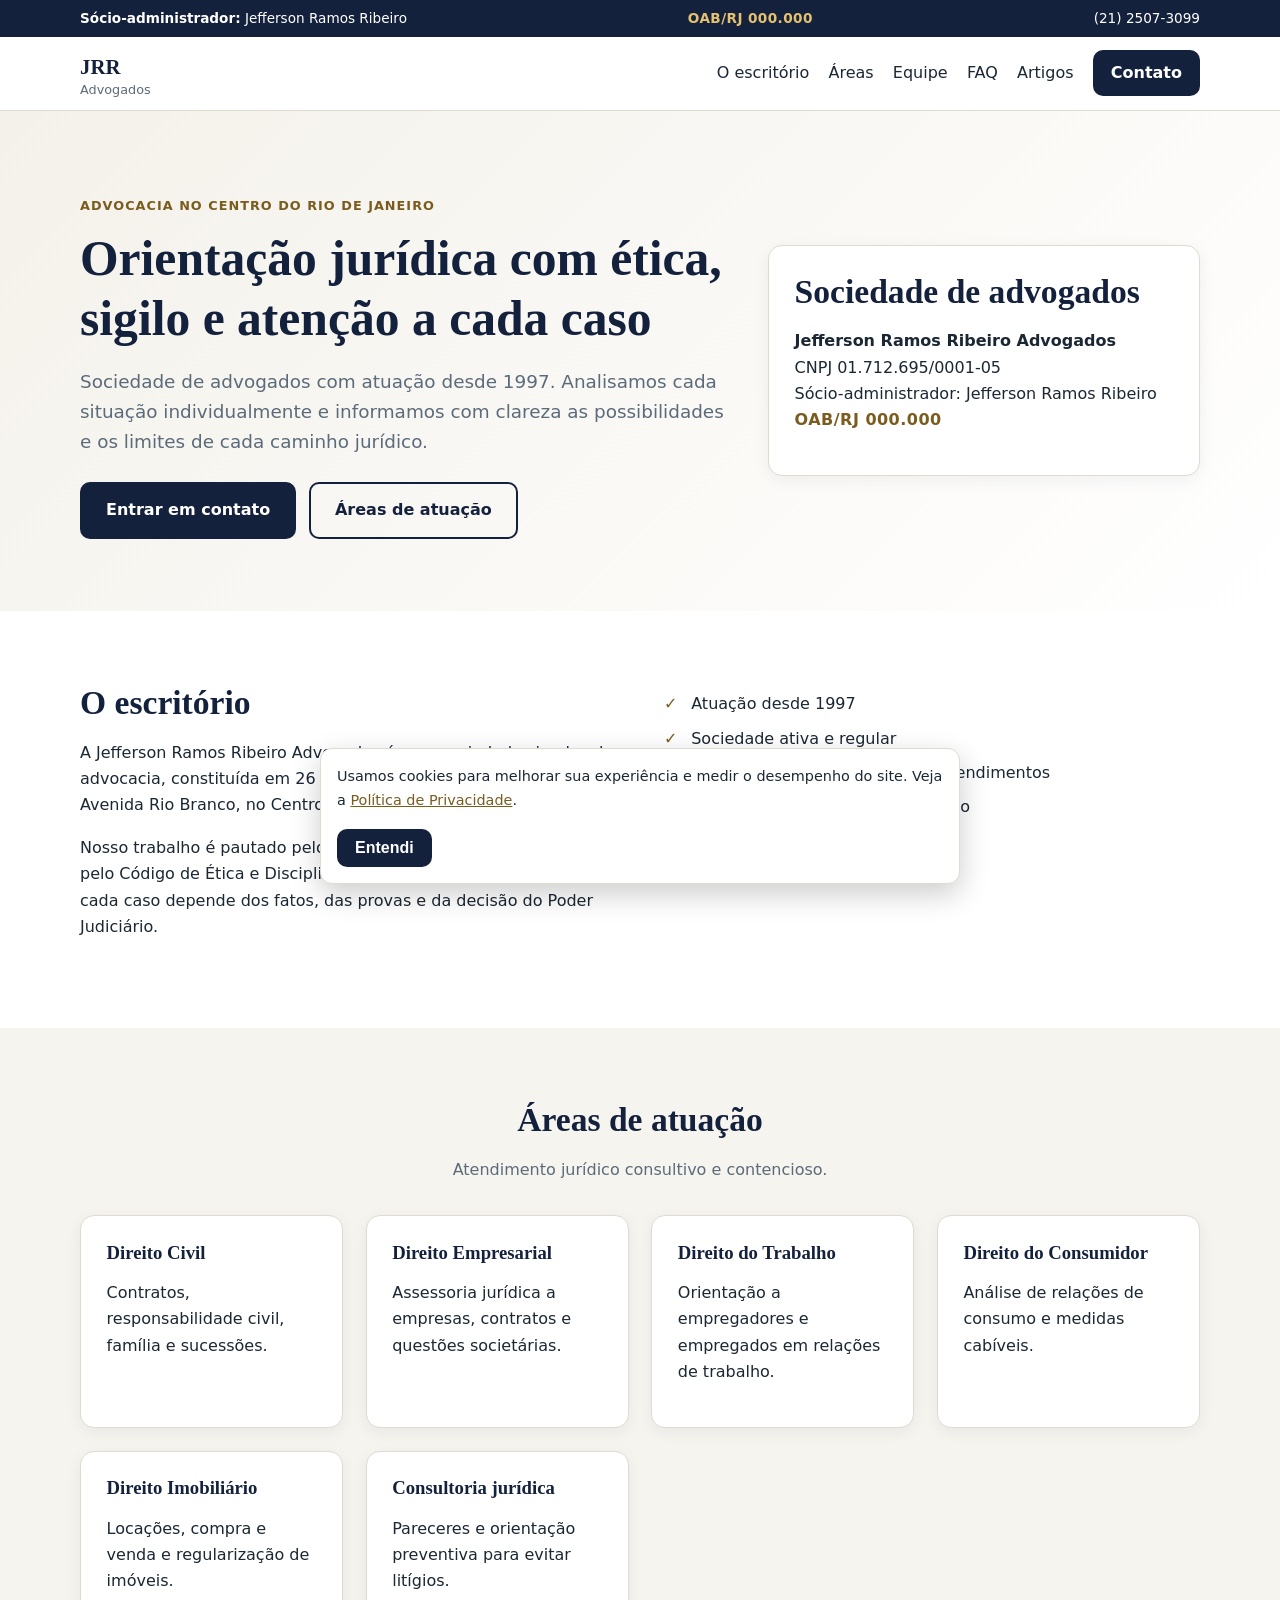
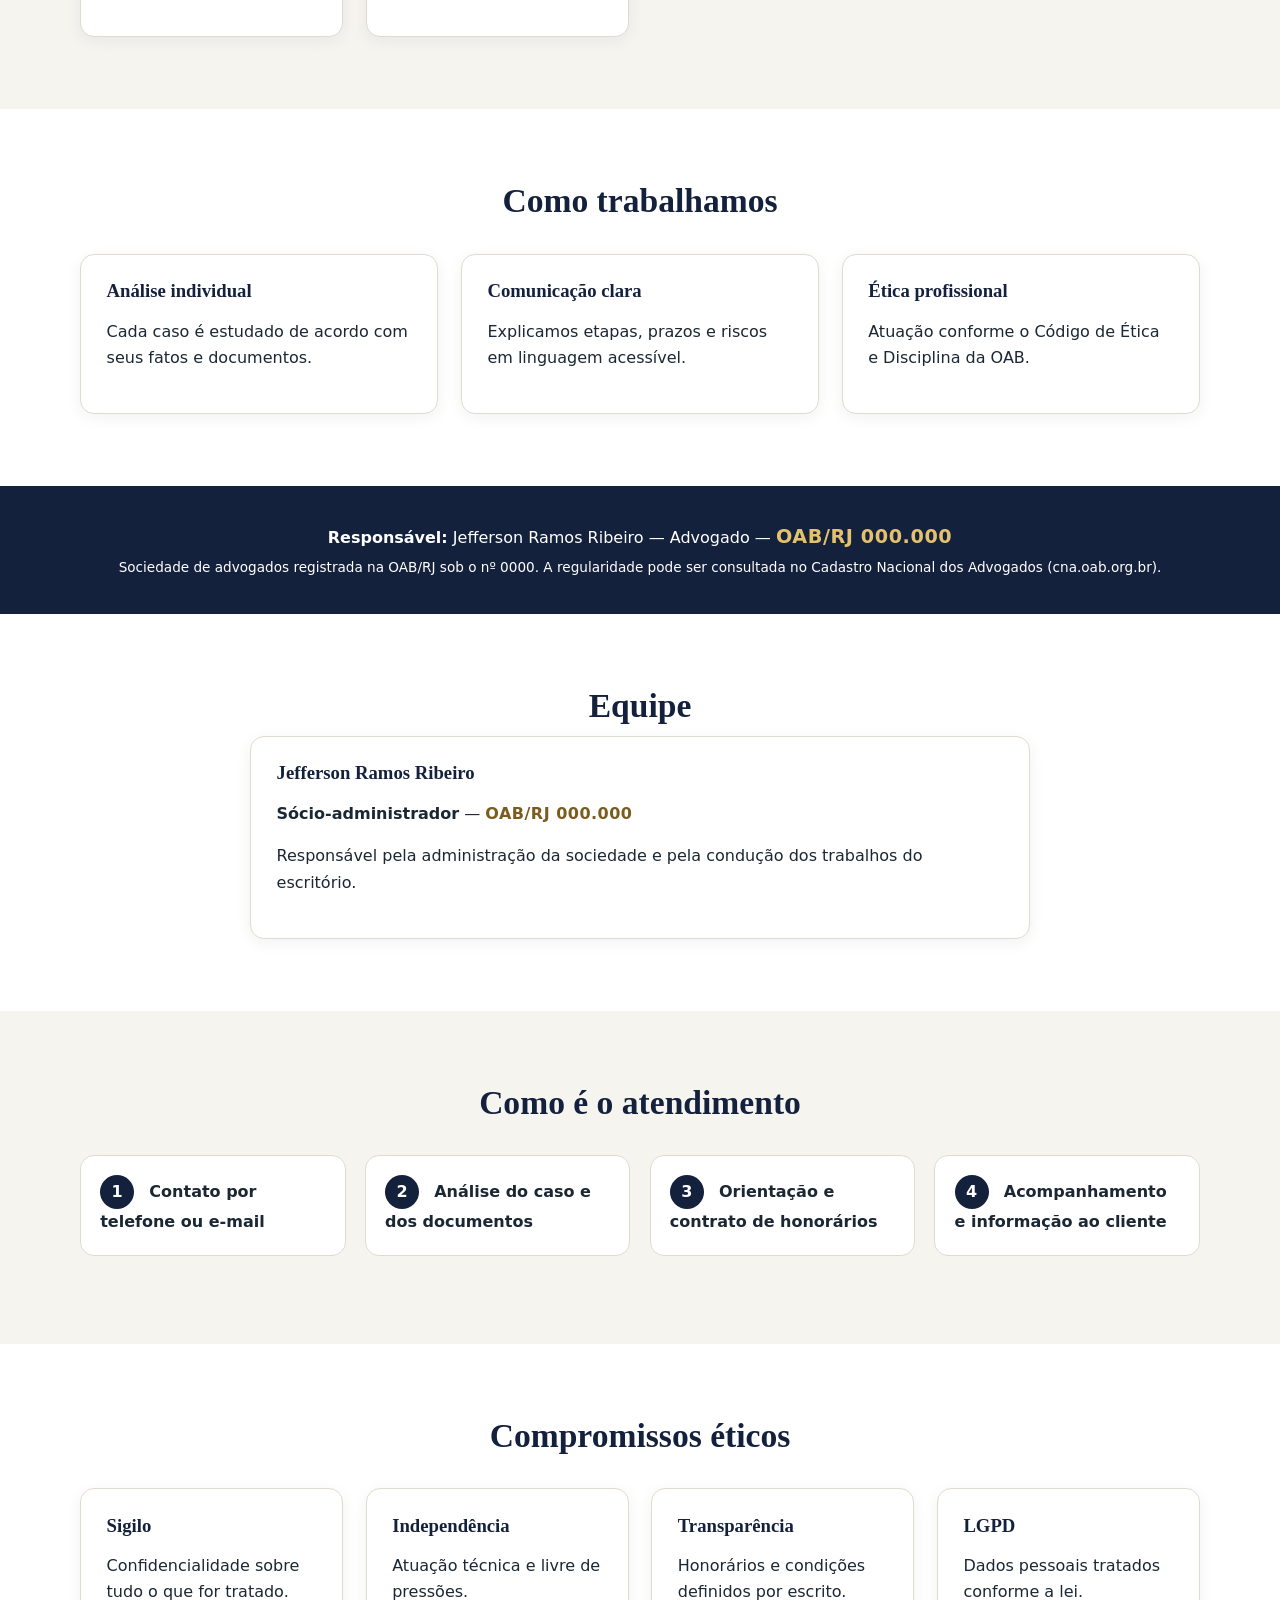
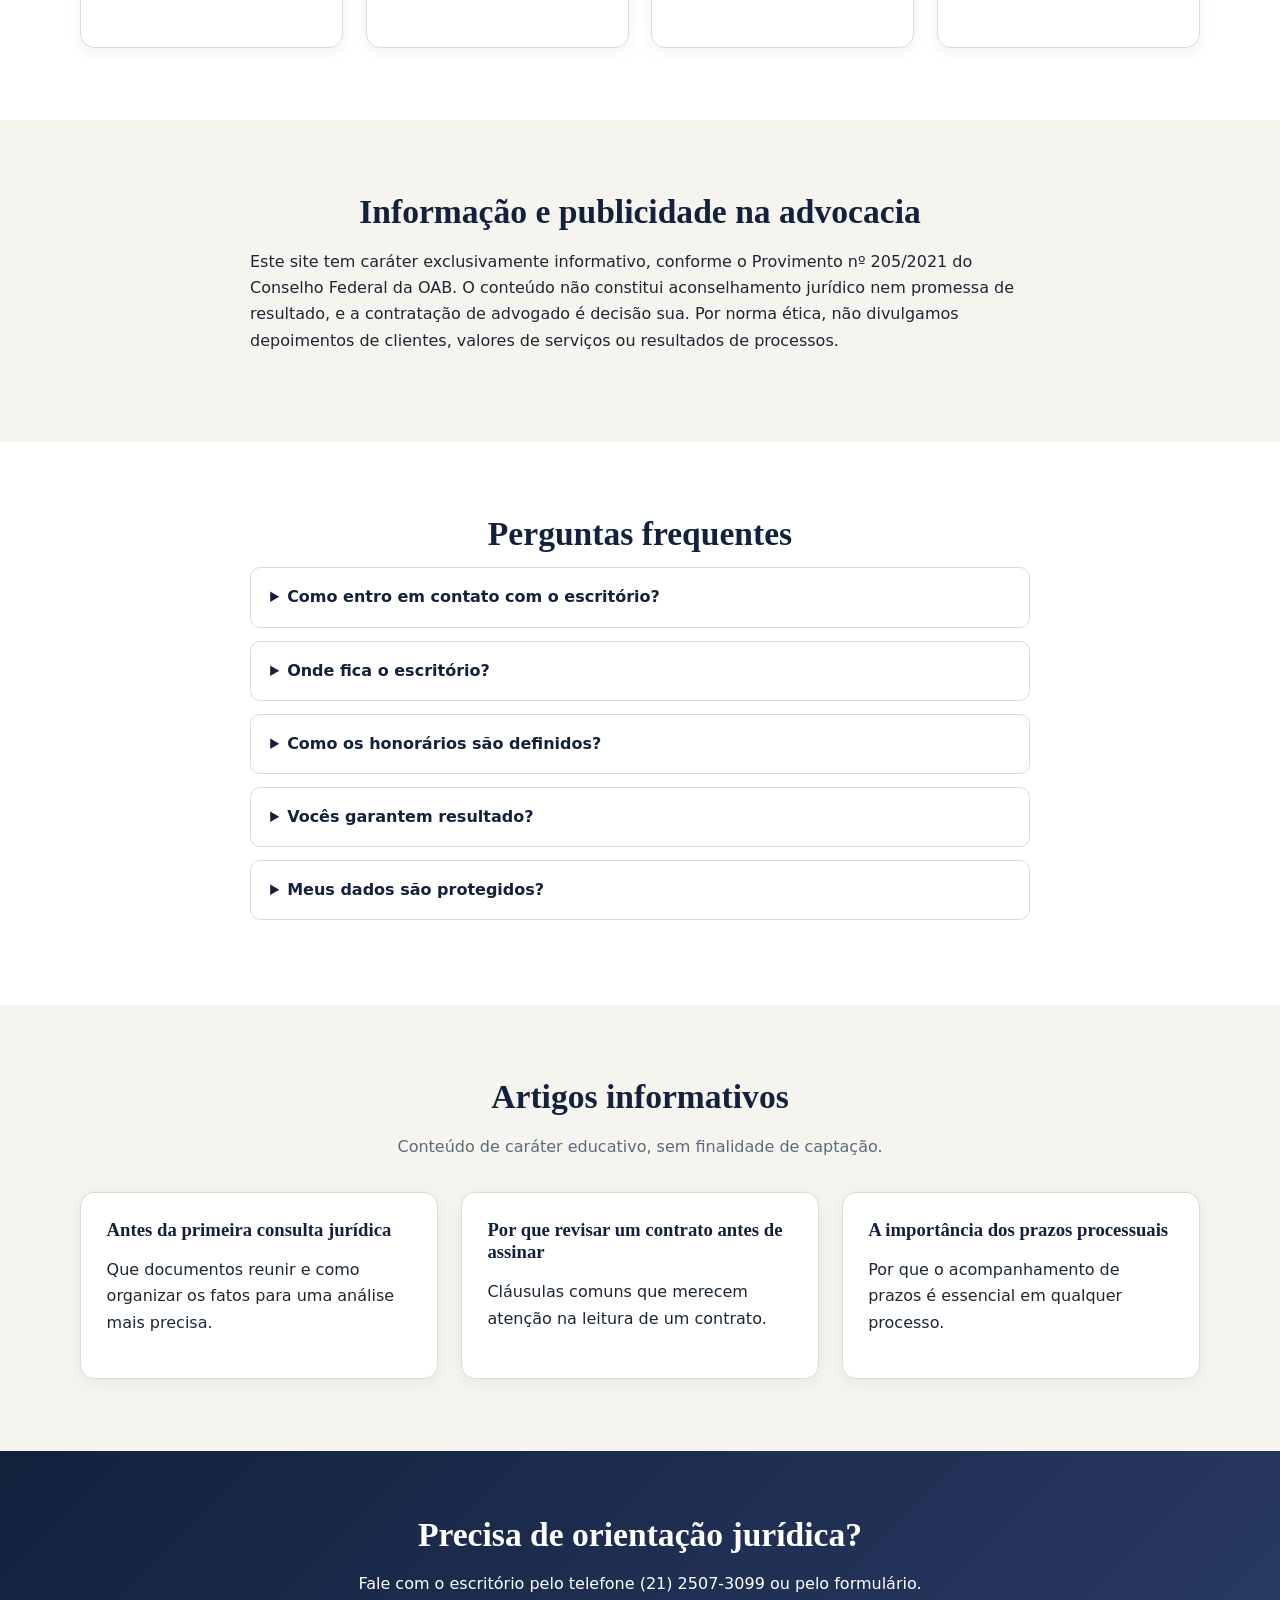
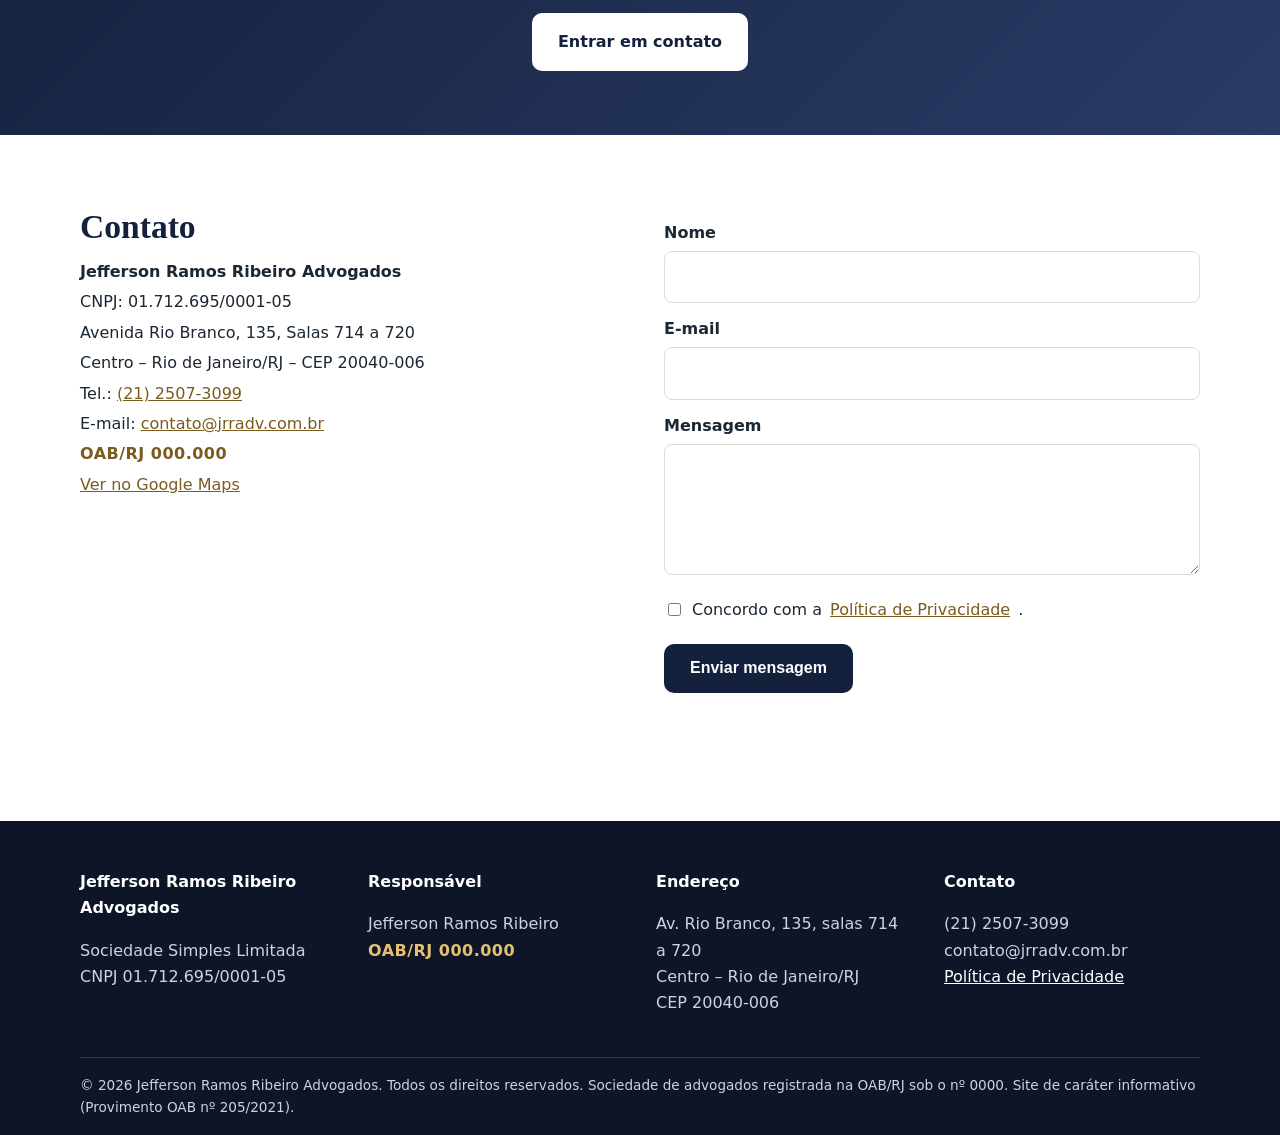
<file: index.html>
<!DOCTYPE html>
<html lang="pt-BR">
<head>
<meta charset="UTF-8">
<meta name="viewport" content="width=device-width, initial-scale=1">
<title>Jefferson Ramos Ribeiro Advogados | Escritório de Advocacia no Centro do Rio de Janeiro</title>
<meta name="description" content="Jefferson Ramos Ribeiro Advogados: sociedade de advogados no Centro do Rio de Janeiro, com atuação desde 1997. Atendimento ético, sigiloso e personalizado.">
<meta name="robots" content="index, follow">
<meta name="theme-color" content="#14213d">
<link rel="canonical" href="https://SEU-USUARIO.github.io/SEU-REPOSITORIO/">
<meta property="og:type" content="website">
<meta property="og:title" content="Jefferson Ramos Ribeiro Advogados">
<meta property="og:description" content="Sociedade de advogados no Centro do Rio de Janeiro, com atuação desde 1997.">
<meta property="og:locale" content="pt_BR">
<link rel="icon" href="data:image/svg+xml,%3Csvg xmlns='http://www.w3.org/2000/svg' viewBox='0 0 32 32'%3E%3Crect width='32' height='32' rx='7' fill='%2314213d'/%3E%3Ctext x='16' y='22' font-size='15' text-anchor='middle' fill='%23c9a24b' font-family='Georgia'%3EJ%3C/text%3E%3C/svg%3E">
<link rel="stylesheet" href="style.css">
<script type="application/ld+json">
{"@context":"https://schema.org","@type":"LegalService","name":"Jefferson Ramos Ribeiro Advogados","foundingDate":"1997-02-26","telephone":"+55-21-2507-3099","email":"contato@jrradv.com.br","address":{"@type":"PostalAddress","streetAddress":"Avenida Rio Branco, 135, Salas 714 a 720","addressLocality":"Rio de Janeiro","addressRegion":"RJ","postalCode":"20040-006","addressCountry":"BR"}}
</script>
</head>
<body>
<a class="skip" href="#conteudo">Ir para o conteúdo</a>

<!-- 1. TOPO + HEADER (OAB) -->
<div class="topbar"><div class="wrap"><span><strong>Sócio-administrador:</strong> Jefferson Ramos Ribeiro</span><span class="crc">OAB/RJ 000.000</span><span>(21) 2507-3099</span></div></div>
<header class="header">
  <div class="wrap nav">
    <a class="logo" href="#inicio" aria-label="Jefferson Ramos Ribeiro Advogados – início">JRR <small>Advogados</small></a>
    <button class="burger" aria-expanded="false" aria-controls="menu" aria-label="Abrir menu"><span></span><span></span><span></span></button>
    <nav id="menu" aria-label="Principal">
      <a href="#sobre">O escritório</a><a href="#areas">Áreas</a><a href="#equipe">Equipe</a><a href="#faq">FAQ</a><a href="#artigos">Artigos</a><a href="#contato" class="btn btn-sm">Contato</a>
    </nav>
  </div>
</header>

<main id="conteudo">
<!-- 2. HERO -->
<section id="inicio" class="hero">
  <div class="wrap hero-grid">
    <div class="reveal">
      <p class="eyebrow">Advocacia no Centro do Rio de Janeiro</p>
      <h1>Orientação jurídica com ética, sigilo e atenção a cada caso</h1>
      <p class="lead">Sociedade de advogados com atuação desde 1997. Analisamos cada situação individualmente e informamos com clareza as possibilidades e os limites de cada caminho jurídico.</p>
      <div class="actions"><a class="btn" href="#contato">Entrar em contato</a><a class="btn btn-o" href="#areas">Áreas de atuação</a></div>
    </div>
    <div class="card reveal"><h2>Sociedade de advogados</h2><p><strong>Jefferson Ramos Ribeiro Advogados</strong><br>CNPJ 01.712.695/0001-05<br>Sócio-administrador: Jefferson Ramos Ribeiro<br><span class="crc">OAB/RJ 000.000</span></p></div>
  </div>
</section>

<!-- 3. SOBRE -->
<section id="sobre" class="sec">
  <div class="wrap two">
    <div class="reveal"><h2>O escritório</h2><p>A Jefferson Ramos Ribeiro Advogados é uma sociedade simples de advocacia, constituída em 26 de fevereiro de 1997 e sediada na Avenida Rio Branco, no Centro do Rio de Janeiro.</p><p>Nosso trabalho é pautado pelo Estatuto da Advocacia e da OAB e pelo Código de Ética e Disciplina. Não prometemos resultados: cada caso depende dos fatos, das provas e da decisão do Poder Judiciário.</p></div>
    <ul class="checks reveal"><li>Atuação desde 1997</li><li>Sociedade ativa e regular</li><li>Sigilo profissional em todos os atendimentos</li><li>Honorários contratados por escrito</li></ul>
  </div>
</section>

<!-- 4. ÁREAS (mantenha só as áreas em que o escritório realmente atua) -->
<section id="areas" class="sec alt">
  <div class="wrap"><h2 class="center">Áreas de atuação</h2><p class="center muted">Atendimento jurídico consultivo e contencioso.</p>
  <div class="grid">
    <article class="card reveal"><h3>Direito Civil</h3><p>Contratos, responsabilidade civil, família e sucessões.</p></article>
    <article class="card reveal"><h3>Direito Empresarial</h3><p>Assessoria jurídica a empresas, contratos e questões societárias.</p></article>
    <article class="card reveal"><h3>Direito do Trabalho</h3><p>Orientação a empregadores e empregados em relações de trabalho.</p></article>
    <article class="card reveal"><h3>Direito do Consumidor</h3><p>Análise de relações de consumo e medidas cabíveis.</p></article>
    <article class="card reveal"><h3>Direito Imobiliário</h3><p>Locações, compra e venda e regularização de imóveis.</p></article>
    <article class="card reveal"><h3>Consultoria jurídica</h3><p>Pareceres e orientação preventiva para evitar litígios.</p></article>
  </div></div>
</section>

<!-- 5. PRINCÍPIOS -->
<section id="principios" class="sec">
  <div class="wrap"><h2 class="center">Como trabalhamos</h2>
  <div class="grid">
    <div class="card reveal"><h3>Análise individual</h3><p>Cada caso é estudado de acordo com seus fatos e documentos.</p></div>
    <div class="card reveal"><h3>Comunicação clara</h3><p>Explicamos etapas, prazos e riscos em linguagem acessível.</p></div>
    <div class="card reveal"><h3>Ética profissional</h3><p>Atuação conforme o Código de Ética e Disciplina da OAB.</p></div>
  </div></div>
</section>

<!-- 6. FAIXA OAB (MEIO DO SITE) -->
<section class="crc-band" aria-label="Registro profissional">
  <div class="wrap"><p><strong>Responsável:</strong> Jefferson Ramos Ribeiro — Advogado — <span class="crc">OAB/RJ 000.000</span></p><p class="small">Sociedade de advogados registrada na OAB/RJ sob o nº 0000. A regularidade pode ser consultada no Cadastro Nacional dos Advogados (cna.oab.org.br).</p></div>
</section>

<!-- 7. EQUIPE -->
<section id="equipe" class="sec">
  <div class="wrap narrow"><h2 class="center">Equipe</h2>
  <article class="card reveal"><h3>Jefferson Ramos Ribeiro</h3><p><strong>Sócio-administrador</strong> — <span class="crc">OAB/RJ 000.000</span></p><p>Responsável pela administração da sociedade e pela condução dos trabalhos do escritório.</p></article></div>
</section>

<!-- 8. ATENDIMENTO -->
<section id="atendimento" class="sec alt">
  <div class="wrap"><h2 class="center">Como é o atendimento</h2>
  <ol class="steps">
    <li class="reveal"><b>1</b> Contato por telefone ou e-mail</li>
    <li class="reveal"><b>2</b> Análise do caso e dos documentos</li>
    <li class="reveal"><b>3</b> Orientação e contrato de honorários</li>
    <li class="reveal"><b>4</b> Acompanhamento e informação ao cliente</li>
  </ol></div>
</section>

<!-- 9. COMPROMISSOS -->
<section id="compromissos" class="sec">
  <div class="wrap"><h2 class="center">Compromissos éticos</h2>
  <div class="grid four">
    <div class="card reveal"><h3>Sigilo</h3><p>Confidencialidade sobre tudo o que for tratado.</p></div>
    <div class="card reveal"><h3>Independência</h3><p>Atuação técnica e livre de pressões.</p></div>
    <div class="card reveal"><h3>Transparência</h3><p>Honorários e condições definidos por escrito.</p></div>
    <div class="card reveal"><h3>LGPD</h3><p>Dados pessoais tratados conforme a lei.</p></div>
  </div></div>
</section>

<!-- 10. AVISO OAB (no lugar de depoimentos, vedados pelo Provimento 205/2021) -->
<section id="aviso" class="sec alt">
  <div class="wrap narrow"><h2 class="center">Informação e publicidade na advocacia</h2>
  <p class="reveal">Este site tem caráter exclusivamente informativo, conforme o Provimento nº 205/2021 do Conselho Federal da OAB. O conteúdo não constitui aconselhamento jurídico nem promessa de resultado, e a contratação de advogado é decisão sua. Por norma ética, não divulgamos depoimentos de clientes, valores de serviços ou resultados de processos.</p></div>
</section>

<!-- 11. FAQ -->
<section id="faq" class="sec">
  <div class="wrap narrow"><h2 class="center">Perguntas frequentes</h2>
    <details><summary>Como entro em contato com o escritório?</summary><p>Por telefone, (21) 2507-3099, por e-mail, contato@jrradv.com.br, ou pelo formulário desta página.</p></details>
    <details><summary>Onde fica o escritório?</summary><p>Avenida Rio Branco, 135, salas 714 a 720, Centro, Rio de Janeiro/RJ, CEP 20040-006.</p></details>
    <details><summary>Como os honorários são definidos?</summary><p>Conforme a natureza e a complexidade do caso, sempre por contrato escrito, nos termos do Código de Ética da OAB.</p></details>
    <details><summary>Vocês garantem resultado?</summary><p>Não. A advocacia é atividade de meio e nenhum advogado pode garantir o resultado de uma demanda.</p></details>
    <details><summary>Meus dados são protegidos?</summary><p>Sim. Veja a <a href="politica-de-privacidade.html">Política de Privacidade</a>.</p></details>
  </div>
</section>

<!-- 12. ARTIGOS -->
<section id="artigos" class="sec alt">
  <div class="wrap"><h2 class="center">Artigos informativos</h2><p class="center muted">Conteúdo de caráter educativo, sem finalidade de captação.</p>
  <div class="grid">
    <article class="card reveal"><h3>Antes da primeira consulta jurídica</h3><p>Que documentos reunir e como organizar os fatos para uma análise mais precisa.</p></article>
    <article class="card reveal"><h3>Por que revisar um contrato antes de assinar</h3><p>Cláusulas comuns que merecem atenção na leitura de um contrato.</p></article>
    <article class="card reveal"><h3>A importância dos prazos processuais</h3><p>Por que o acompanhamento de prazos é essencial em qualquer processo.</p></article>
  </div></div>
</section>

<!-- 13. CTA -->
<section class="cta"><div class="wrap center reveal"><h2>Precisa de orientação jurídica?</h2><p>Fale com o escritório pelo telefone (21) 2507-3099 ou pelo formulário.</p><a class="btn btn-w" href="#contato">Entrar em contato</a></div></section>

<!-- 14. CONTATO -->
<section id="contato" class="sec">
  <div class="wrap two">
    <div><h2>Contato</h2>
      <address><strong>Jefferson Ramos Ribeiro Advogados</strong><br>CNPJ: 01.712.695/0001-05<br>Avenida Rio Branco, 135, Salas 714 a 720<br>Centro – Rio de Janeiro/RJ – CEP 20040-006<br>Tel.: <a href="tel:+552125073099">(21) 2507-3099</a><br>E-mail: <a href="mailto:contato@jrradv.com.br">contato@jrradv.com.br</a><br><span class="crc">OAB/RJ 000.000</span><br><a href="https://www.google.com.br/maps/search/Avenida%20Rio%20Branco%20135%20Centro%20Rio%20de%20Janeiro%20RJ" target="_blank" rel="noopener">Ver no Google Maps</a></address></div>
    <form id="form" novalidate>
      <label for="nome">Nome</label><input id="nome" name="nome" required autocomplete="name">
      <label for="email">E-mail</label><input id="email" type="email" name="email" required autocomplete="email">
      <label for="msg">Mensagem</label><textarea id="msg" name="msg" rows="4" required></textarea>
      <label class="chk"><input type="checkbox" id="ok" required> Concordo com a <a href="politica-de-privacidade.html">Política de Privacidade</a>.</label>
      <button class="btn" type="submit">Enviar mensagem</button>
      <p id="status" role="status" aria-live="polite"></p>
    </form>
  </div>
</section>
</main>

<!-- 15. FOOTER (OAB) -->
<footer class="footer">
  <div class="wrap fgrid">
    <div><strong>Jefferson Ramos Ribeiro Advogados</strong><p>Sociedade Simples Limitada<br>CNPJ 01.712.695/0001-05</p></div>
    <div><strong>Responsável</strong><p>Jefferson Ramos Ribeiro<br><span class="crc">OAB/RJ 000.000</span></p></div>
    <div><strong>Endereço</strong><p>Av. Rio Branco, 135, salas 714 a 720<br>Centro – Rio de Janeiro/RJ<br>CEP 20040-006</p></div>
    <div><strong>Contato</strong><p>(21) 2507-3099<br>contato@jrradv.com.br<br><a href="politica-de-privacidade.html">Política de Privacidade</a></p></div>
  </div>
  <div class="wrap copy">© <span id="ano">2026</span> Jefferson Ramos Ribeiro Advogados. Todos os direitos reservados. Sociedade de advogados registrada na OAB/RJ sob o nº 0000. Site de caráter informativo (Provimento OAB nº 205/2021).</div>
</footer>
<script src="script.js"></script>
</body>
</html>
</file>
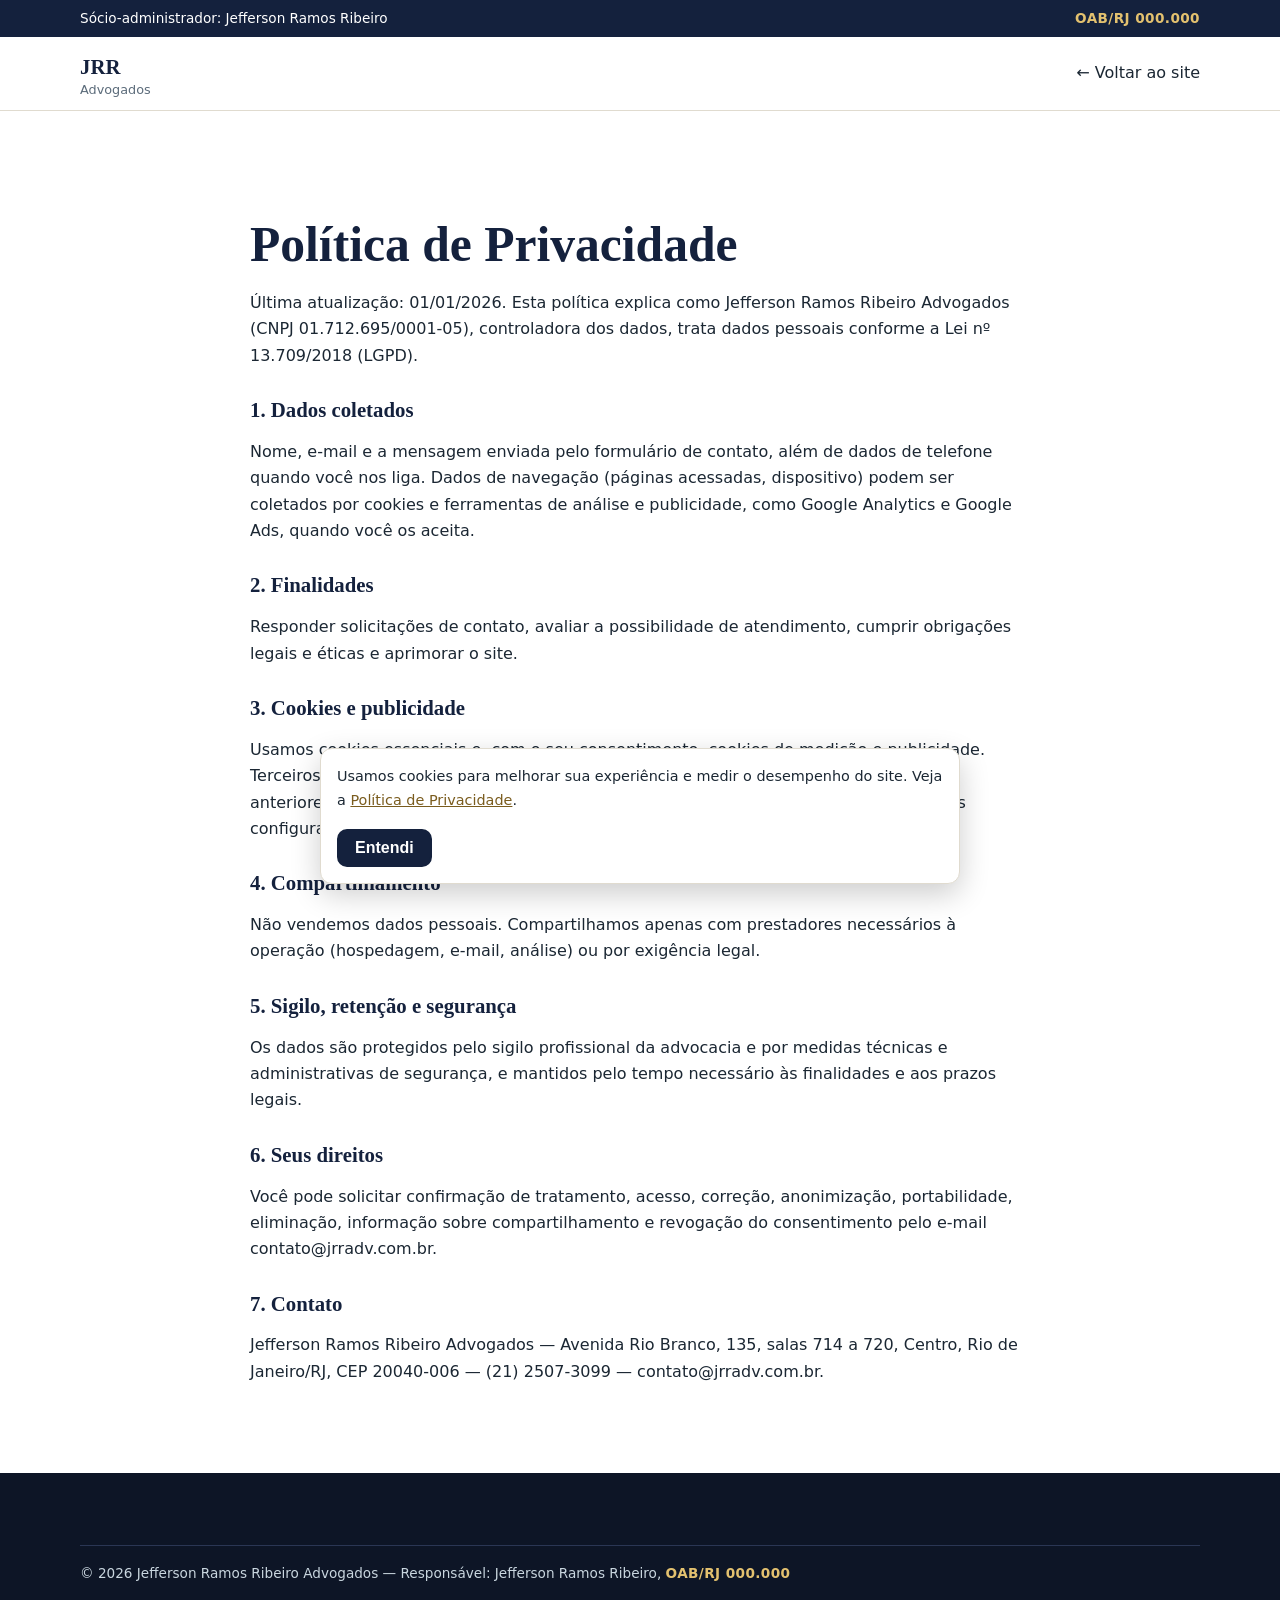
<file: politica-de-privacidade.html>
<!DOCTYPE html>
<html lang="pt-BR">
<head>
<meta charset="UTF-8"><meta name="viewport" content="width=device-width, initial-scale=1">
<title>Política de Privacidade | Jefferson Ramos Ribeiro Advogados</title>
<meta name="description" content="Política de Privacidade e tratamento de dados pessoais conforme a LGPD.">
<link rel="stylesheet" href="style.css">
</head>
<body>
<div class="topbar"><div class="wrap"><span>Sócio-administrador: Jefferson Ramos Ribeiro</span><span class="crc">OAB/RJ 000.000</span></div></div>
<header class="header"><div class="wrap nav"><a class="logo" href="index.html">JRR <small>Advogados</small></a><nav style="display:flex"><a href="index.html">← Voltar ao site</a></nav></div></header>
<main class="wrap narrow sec legal">
<h1>Política de Privacidade</h1>
<p>Última atualização: 01/01/2026. Esta política explica como Jefferson Ramos Ribeiro Advogados (CNPJ 01.712.695/0001-05), controladora dos dados, trata dados pessoais conforme a Lei nº 13.709/2018 (LGPD).</p>
<h2>1. Dados coletados</h2><p>Nome, e-mail e a mensagem enviada pelo formulário de contato, além de dados de telefone quando você nos liga. Dados de navegação (páginas acessadas, dispositivo) podem ser coletados por cookies e ferramentas de análise e publicidade, como Google Analytics e Google Ads, quando você os aceita.</p>
<h2>2. Finalidades</h2><p>Responder solicitações de contato, avaliar a possibilidade de atendimento, cumprir obrigações legais e éticas e aprimorar o site.</p>
<h2>3. Cookies e publicidade</h2><p>Usamos cookies essenciais e, com o seu consentimento, cookies de medição e publicidade. Terceiros, como o Google, podem usar cookies para exibir anúncios com base em visitas anteriores ao site. Você pode gerenciar anúncios em adssettings.google.com e ajustar as configurações do navegador a qualquer momento.</p>
<h2>4. Compartilhamento</h2><p>Não vendemos dados pessoais. Compartilhamos apenas com prestadores necessários à operação (hospedagem, e-mail, análise) ou por exigência legal.</p>
<h2>5. Sigilo, retenção e segurança</h2><p>Os dados são protegidos pelo sigilo profissional da advocacia e por medidas técnicas e administrativas de segurança, e mantidos pelo tempo necessário às finalidades e aos prazos legais.</p>
<h2>6. Seus direitos</h2><p>Você pode solicitar confirmação de tratamento, acesso, correção, anonimização, portabilidade, eliminação, informação sobre compartilhamento e revogação do consentimento pelo e-mail contato@jrradv.com.br.</p>
<h2>7. Contato</h2><p>Jefferson Ramos Ribeiro Advogados — Avenida Rio Branco, 135, salas 714 a 720, Centro, Rio de Janeiro/RJ, CEP 20040-006 — (21) 2507-3099 — contato@jrradv.com.br.</p>
</main>
<footer class="footer"><div class="wrap copy">© 2026 Jefferson Ramos Ribeiro Advogados — Responsável: Jefferson Ramos Ribeiro, <span class="crc">OAB/RJ 000.000</span></div></footer>
<script src="script.js"></script>
</body>
</html>
</file>
<file: style.css>
:root{--c:#14213d;--c2:#7a5c1e;--ac:#c9a24b;--alt:#f6f4ef;--tx:#1b2733;--mu:#5b6b7a;--bd:#e0dbcf;--r:14px}
*{box-sizing:border-box}html{scroll-behavior:smooth;scroll-padding-top:90px}
body{margin:0;font:16px/1.65 system-ui,-apple-system,"Segoe UI",Roboto,Arial,sans-serif;color:var(--tx);background:#fff}
a{color:var(--c2)}h1,h2,h3{line-height:1.2;color:var(--c);margin:0 0 .6rem;font-family:Georgia,"Times New Roman",serif}
h1{font-size:clamp(2rem,5vw,3.1rem)}h2{font-size:clamp(1.5rem,3vw,2.1rem)}
.wrap{width:min(1120px,92%);margin:auto}.narrow{width:min(780px,92%)}.center{text-align:center}.muted{color:var(--mu)}.small{font-size:.85rem}
.skip{position:absolute;left:-999px;top:0;background:#000;color:#fff;padding:.6rem 1rem;z-index:99}.skip:focus{left:0}
:focus-visible{outline:3px solid var(--ac);outline-offset:2px}
.topbar{background:var(--c);color:#fff;font-size:.85rem}.topbar .wrap{display:flex;flex-wrap:wrap;gap:.4rem 1.5rem;justify-content:space-between;padding:.45rem 0}
.crc{font-weight:700;letter-spacing:.03em;color:var(--c2)}.topbar .crc,.footer .crc,.crc-band .crc{color:#e3c16f}
.header{position:sticky;top:0;background:#fff;border-bottom:1px solid var(--bd);z-index:50}
.nav{display:flex;align-items:center;justify-content:space-between;padding:.8rem 0}
.logo{font-weight:800;font-size:1.3rem;color:var(--c);text-decoration:none;font-family:Georgia,serif}.logo small{font-weight:500;color:var(--mu);font-size:.8rem;display:block;line-height:1;font-family:system-ui,sans-serif}
nav{display:flex;gap:1.2rem;align-items:center}nav a{text-decoration:none;color:var(--tx);font-weight:500}nav a:hover{color:var(--c2)}
.burger{display:none;background:none;border:0;padding:.5rem;cursor:pointer}.burger span{display:block;width:26px;height:3px;background:var(--c);margin:5px 0;border-radius:2px;transition:.3s}
.btn{display:inline-block;background:var(--c);color:#fff!important;padding:.85rem 1.5rem;border-radius:10px;font-weight:600;text-decoration:none;border:2px solid var(--c);cursor:pointer;font-size:1rem;transition:transform .2s,background .2s}
.btn:hover{transform:translateY(-2px);background:var(--c2);border-color:var(--c2)}.btn-sm{padding:.5rem 1rem}
.btn-o{background:transparent;color:var(--c)!important}.btn-o:hover{color:#fff!important}.btn-w{background:#fff;color:var(--c)!important;border-color:#fff}
.hero{background:linear-gradient(135deg,#f4f1ea,#fff);padding:4.5rem 0}.hero-grid{display:grid;grid-template-columns:1.5fr 1fr;gap:2.5rem;align-items:center}
.eyebrow{color:var(--c2);font-weight:700;text-transform:uppercase;font-size:.8rem;letter-spacing:.08em}.lead{font-size:1.15rem;color:var(--mu)}.actions{display:flex;gap:.8rem;flex-wrap:wrap;margin-top:1.5rem}
.sec{padding:4.5rem 0}.alt{background:var(--alt)}.two{display:grid;grid-template-columns:1fr 1fr;gap:3rem;align-items:start}
.grid{display:grid;grid-template-columns:repeat(auto-fit,minmax(260px,1fr));gap:1.4rem;margin-top:2rem}.grid.four{grid-template-columns:repeat(auto-fit,minmax(210px,1fr))}
.card{background:#fff;border:1px solid var(--bd);border-radius:var(--r);padding:1.6rem;margin:0;box-shadow:0 4px 16px rgba(20,33,61,.06);transition:transform .25s,box-shadow .25s}
.card:hover{transform:translateY(-4px);box-shadow:0 10px 26px rgba(20,33,61,.12)}
.checks{list-style:none;padding:0;margin:0 0 1rem}.checks li{padding-left:1.7rem;position:relative;margin:.5rem 0}.checks li:before{content:"✓";position:absolute;left:0;color:var(--c2);font-weight:800}
.crc-band{background:var(--c);color:#fff;text-align:center;padding:2rem 0}.crc-band p{margin:.2rem 0}.crc-band .crc{font-size:1.2rem}
.steps{list-style:none;padding:0;display:grid;grid-template-columns:repeat(auto-fit,minmax(220px,1fr));gap:1.2rem;margin-top:2rem}
.steps li{background:#fff;border-radius:var(--r);padding:1.2rem;border:1px solid var(--bd);font-weight:600}.steps b{display:inline-grid;place-items:center;width:34px;height:34px;border-radius:50%;background:var(--c);color:#fff;margin-right:.6rem}
details{background:#fff;border:1px solid var(--bd);border-radius:10px;padding:1rem 1.2rem;margin:.8rem 0}summary{cursor:pointer;font-weight:600;color:var(--c)}details p{margin:.7rem 0 0}
.cta{background:linear-gradient(135deg,var(--c),#2a3b66);color:#fff;padding:4rem 0}.cta h2{color:#fff}
address{font-style:normal;line-height:1.9}
form label{display:block;font-weight:600;margin:.8rem 0 .3rem}input,textarea{width:100%;padding:.75rem;border:1px solid var(--bd);border-radius:8px;font:inherit}
.chk{display:flex!important;gap:.5rem;align-items:flex-start;font-weight:400!important}.chk input{width:auto;margin-top:.4rem}form .btn{margin-top:1rem}#status{min-height:1.5rem;font-weight:600}
.footer{background:#0d1526;color:#c9d6df;padding:3rem 0 1rem}.footer a{color:#fff}.footer strong{color:#fff}.fgrid{display:grid;grid-template-columns:repeat(auto-fit,minmax(200px,1fr));gap:2rem}
.copy{border-top:1px solid #2a3654;margin-top:1.5rem;padding-top:1rem;font-size:.85rem}
.legal h1{margin-top:2rem}.legal h2{margin-top:1.8rem;font-size:1.3rem}
.cookie{position:fixed;left:1rem;right:1rem;bottom:1rem;max-width:640px;margin:auto;background:#fff;border:1px solid var(--bd);border-radius:12px;padding:1rem;box-shadow:0 10px 30px rgba(0,0,0,.2);z-index:100;display:flex;gap:1rem;align-items:center;flex-wrap:wrap;font-size:.9rem}
.reveal{opacity:0;transform:translateY(24px);transition:opacity .7s,transform .7s}.reveal.in{opacity:1;transform:none}
@media(max-width:820px){.hero-grid,.two{grid-template-columns:1fr}.burger{display:block}
#menu{display:none;position:absolute;top:100%;left:0;right:0;background:#fff;flex-direction:column;align-items:flex-start;padding:1rem 4%;border-bottom:1px solid var(--bd)}#menu.open{display:flex}
.burger[aria-expanded=true] span:nth-child(1){transform:translateY(8px) rotate(45deg)}.burger[aria-expanded=true] span:nth-child(2){opacity:0}.burger[aria-expanded=true] span:nth-child(3){transform:translateY(-8px) rotate(-45deg)}.sec{padding:3rem 0}}
@media(prefers-reduced-motion:reduce){*{transition:none!important;scroll-behavior:auto!important}.reveal{opacity:1;transform:none}}
</file>
